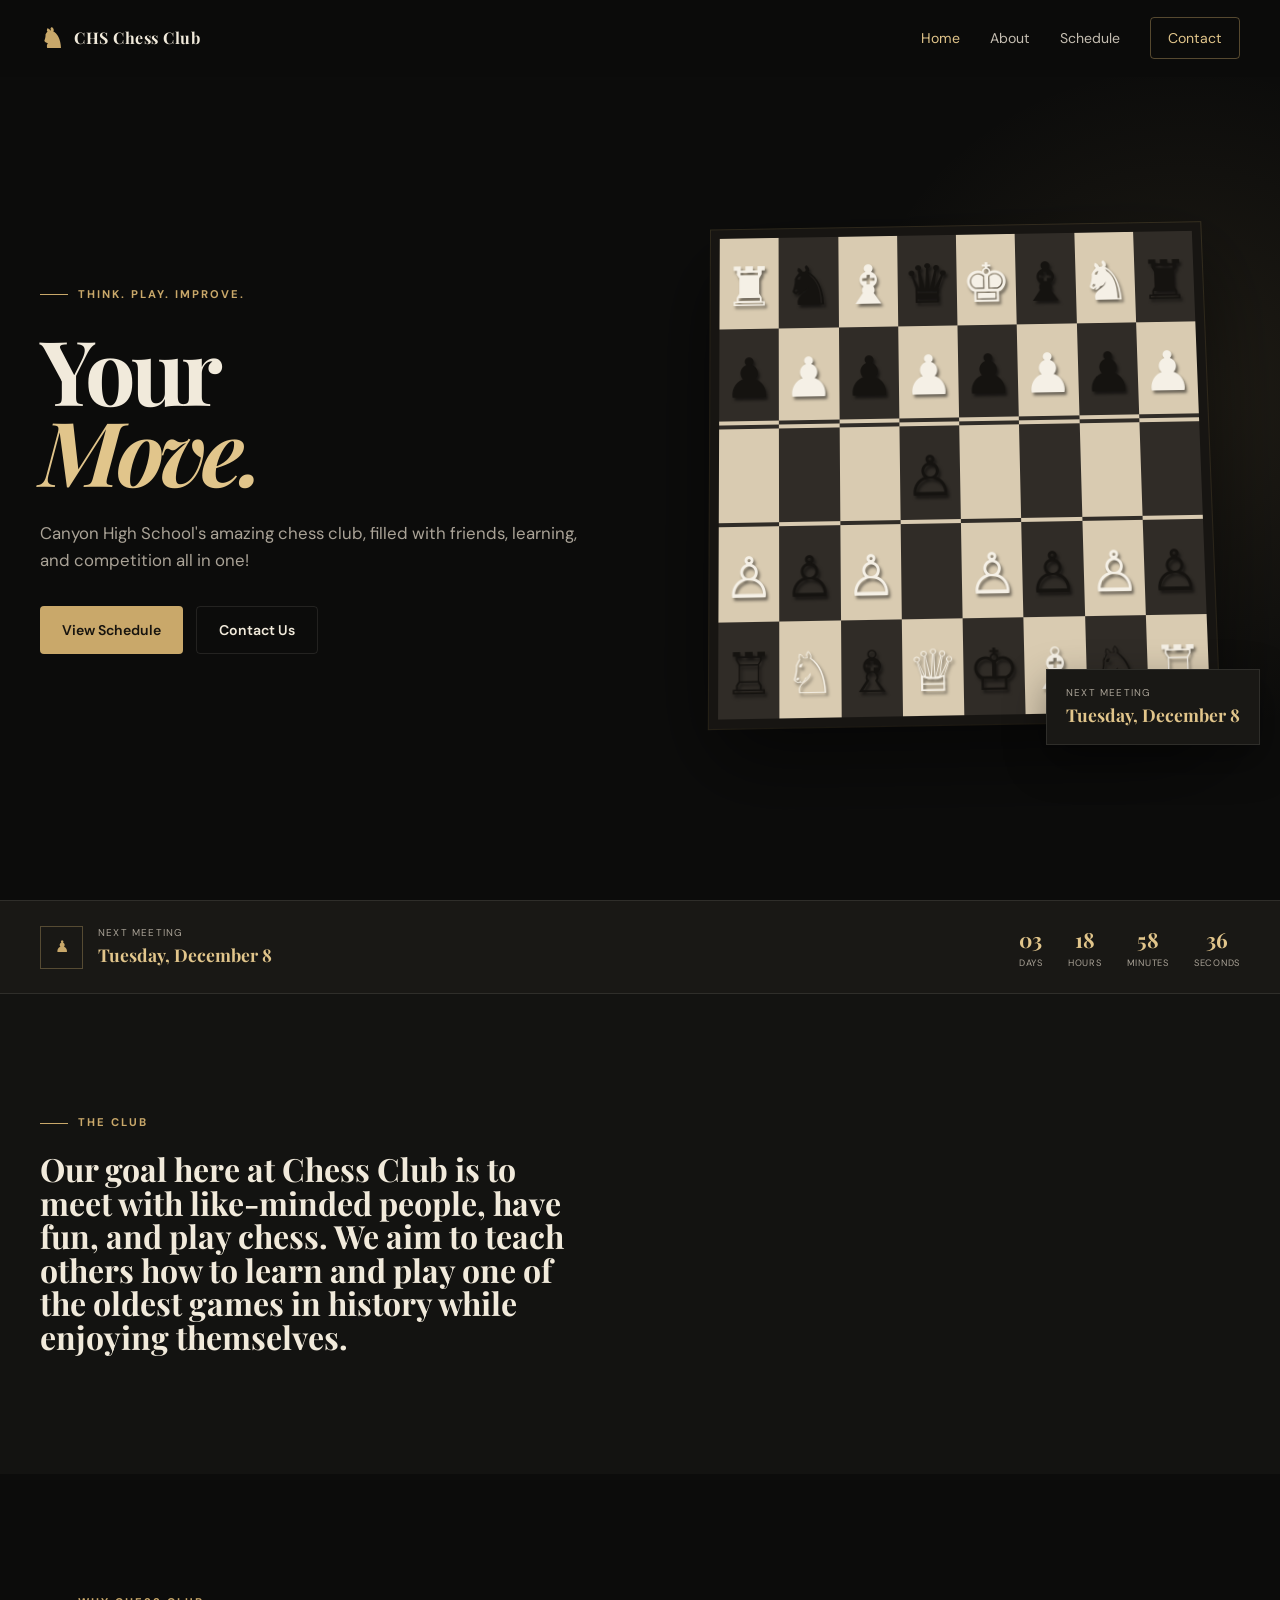
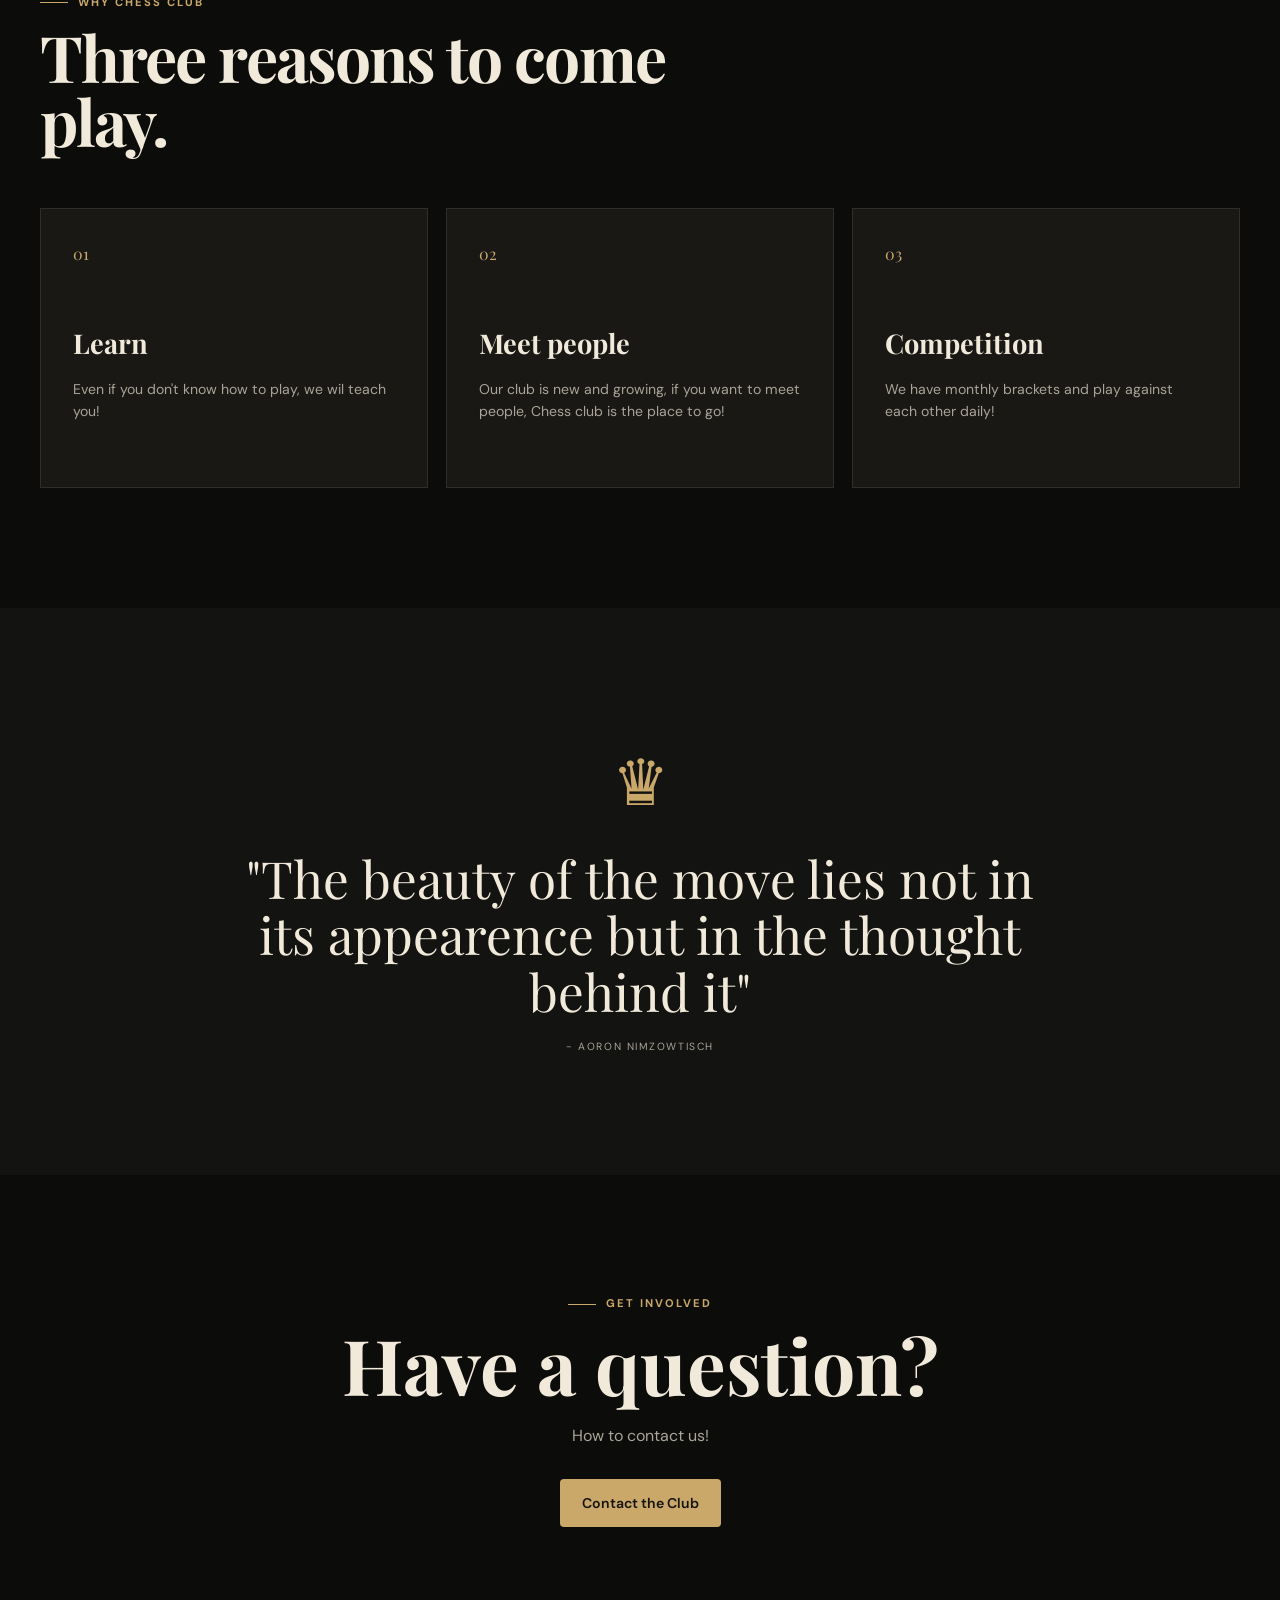
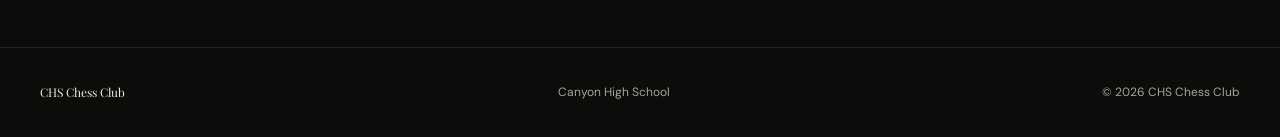
<file: index.html>
<!DOCTYPE html>
<html lang="en">
<head>
    <meta charset="UTF-8">
    <meta name="viewport" content="width=device-width, initial-scale=1.0">
    <title>Chess Club | Home</title>
    <meta name="description" content="PLACEHOLDER: Chess club website description.">
    <link rel="preconnect" href="https://fonts.googleapis.com">
    <link rel="preconnect" href="https://fonts.gstatic.com" crossorigin>
    <link href="https://fonts.googleapis.com/css2?family=DM+Sans:wght@400;500;600;700&family=Playfair+Display:wght@500;600;700;800&display=swap" rel="stylesheet">
    <link rel="stylesheet" href="css/style.css">
</head>
<body>
    <nav class="navbar">
        <div class="container nav-inner">
            <a href="index.html" class="logo"><span>♞</span> CHS Chess Club</a>
            <div class="nav-links">
                <a class="active" href="index.html">Home</a>
                <a href="about.html">About</a>
                <a href="schedule.html">Schedule</a>
                <a href="contact.html" id="header-contact-btn"class="nav-button">Contact</a>
            </div>
            <button class="mobile-menu" aria-label="Open navigation">☰</button>
        </div>
    </nav>

    <main>
        <section class="hero">
            <div class="container hero-grid">
                <div class="hero-content reveal">
                    <div class="eyebrow">Think. Play. Improve.</div>
                    <h1>Your <span>Move.</span></h1>
                    <p>Canyon High School's amazing chess club, filled with friends, learning, and competition all in one!</p>
                    <div class="hero-buttons">
                        <a href="schedule.html" class="btn btn-primary">View Schedule</a>
                        <a href="contact.html" class="btn btn-secondary">Contact Us</a>
                    </div>
                </div>

                <div class="board-wrapper reveal">
                    <div class="board">
                        <div class="square light">♜</div><div class="square dark">♞</div><div class="square light">♝</div><div class="square dark">♛</div><div class="square light">♚</div><div class="square dark">♝</div><div class="square light">♞</div><div class="square dark">♜</div>
                        <div class="square dark">♟</div><div class="square light">♟</div><div class="square dark">♟</div><div class="square light">♟</div><div class="square dark">♟</div><div class="square light">♟</div><div class="square dark">♟</div><div class="square light">♟</div>
                        <div class="square light"></div><div class="square dark"></div><div class="square light"></div><div class="square dark"></div><div class="square light"></div><div class="square dark"></div><div class="square light"></div><div class="square dark"></div>
                        <div class="square dark"></div><div class="square light"></div><div class="square dark"></div><div class="square light"></div><div class="square dark"></div><div class="square light"></div><div class="square dark"></div><div class="square light"></div>
                        <div class="square light"></div><div class="square dark"></div><div class="square light"></div><div class="square dark">♙</div><div class="square light"></div><div class="square dark"></div><div class="square light"></div><div class="square dark"></div>
                        <div class="square dark"></div><div class="square light"></div><div class="square dark"></div><div class="square light"></div><div class="square dark"></div><div class="square light"></div><div class="square dark"></div><div class="square light"></div>
                        <div class="square light">♙</div><div class="square dark">♙</div><div class="square light">♙</div><div class="square dark"></div><div class="square light">♙</div><div class="square dark">♙</div><div class="square light">♙</div><div class="square dark">♙</div>
                        <div class="square dark">♖</div><div class="square light">♘</div><div class="square dark">♗</div><div class="square light">♕</div><div class="square dark">♔</div><div class="square light">♗</div><div class="square dark">♘</div><div class="square light">♖</div>
                    </div>
                    <div class="board-label"><small>Next Meeting</small><strong id="nextMeeting">Loading...</strong></div>
                </div>
            </div>
        </section>

        <section class="meeting-bar">
            <div class="container meeting-inner">
                <div class="meeting-info">
                    <div class="meeting-icon">♟</div>
                    <div><small>Next Meeting</small><strong id="meetingDate">Loading...</strong></div>
                </div>
                <div class="countdown">
                    <div><strong id="days">00</strong><span>Days</span></div>
                    <div><strong id="hours">00</strong><span>Hours</span></div>
                    <div><strong id="minutes">00</strong><span>Minutes</span></div>
                    <div><strong id="seconds">00</strong><span>Seconds</span></div>
                </div>
            </div>
        </section>

        <section class="intro-section">
            <div class="container two-column">
                <div class="reveal">
                    <div class="eyebrow">The Club</div>
                    <h2 id="Goalh2">Our goal here at Chess Club is to meet with like-minded people, have fun, and play chess. We aim to teach others how to learn and play one of the oldest games in history while enjoying themselves.</h2>
                </div>
                
            </div>
        </section>

        <section class="features">
            <div class="container">
                <div class="section-heading reveal">
                    <div class="eyebrow">Why Chess Club</div>
                    <h2>Three reasons to come play.</h2>
                </div>
                <div class="cards">
                    <article class="card reveal"><span>01</span><h3>Learn</h3><p>Even if you don't know how to play, we wil teach you!</p></article>
                    <article class="card reveal"><span>02</span><h3>Meet people</h3><p>Our club is new and growing, if you want to meet people, Chess club is the place to go!</p></article>
                    <article class="card reveal"><span>03</span><h3>Competition</h3><p>We have monthly brackets and play against each other daily!</p></article>
                </div>
            </div>
        </section>

        <section class="quote-section">
            <div class="container reveal">
                <div class="quote-piece">♛</div>
                <blockquote>"The beauty of the move lies not in its appearence but in the thought behind it"</blockquote>
                <p>- Aoron Nimzowtisch</p>
            </div>
        </section>

        <section class="cta">
            <div class="container reveal">
                <div class="eyebrow">Get Involved</div>
                <h2>Have a question?</h2>
                <p>How to contact us!</p>
                <a href="contact.html" class="btn btn-primary">Contact the Club</a>
            </div>
        </section>
    </main>

    <footer>
        <div class="container footer-inner">
            <div class="footer-logo">CHS Chess Club</div>
            <p>Canyon High School</p>
            <p>© 2026 CHS Chess Club</p>
        </div>
    </footer>
    <script src="js/main.js"></script>
</body>
</html>
</file>
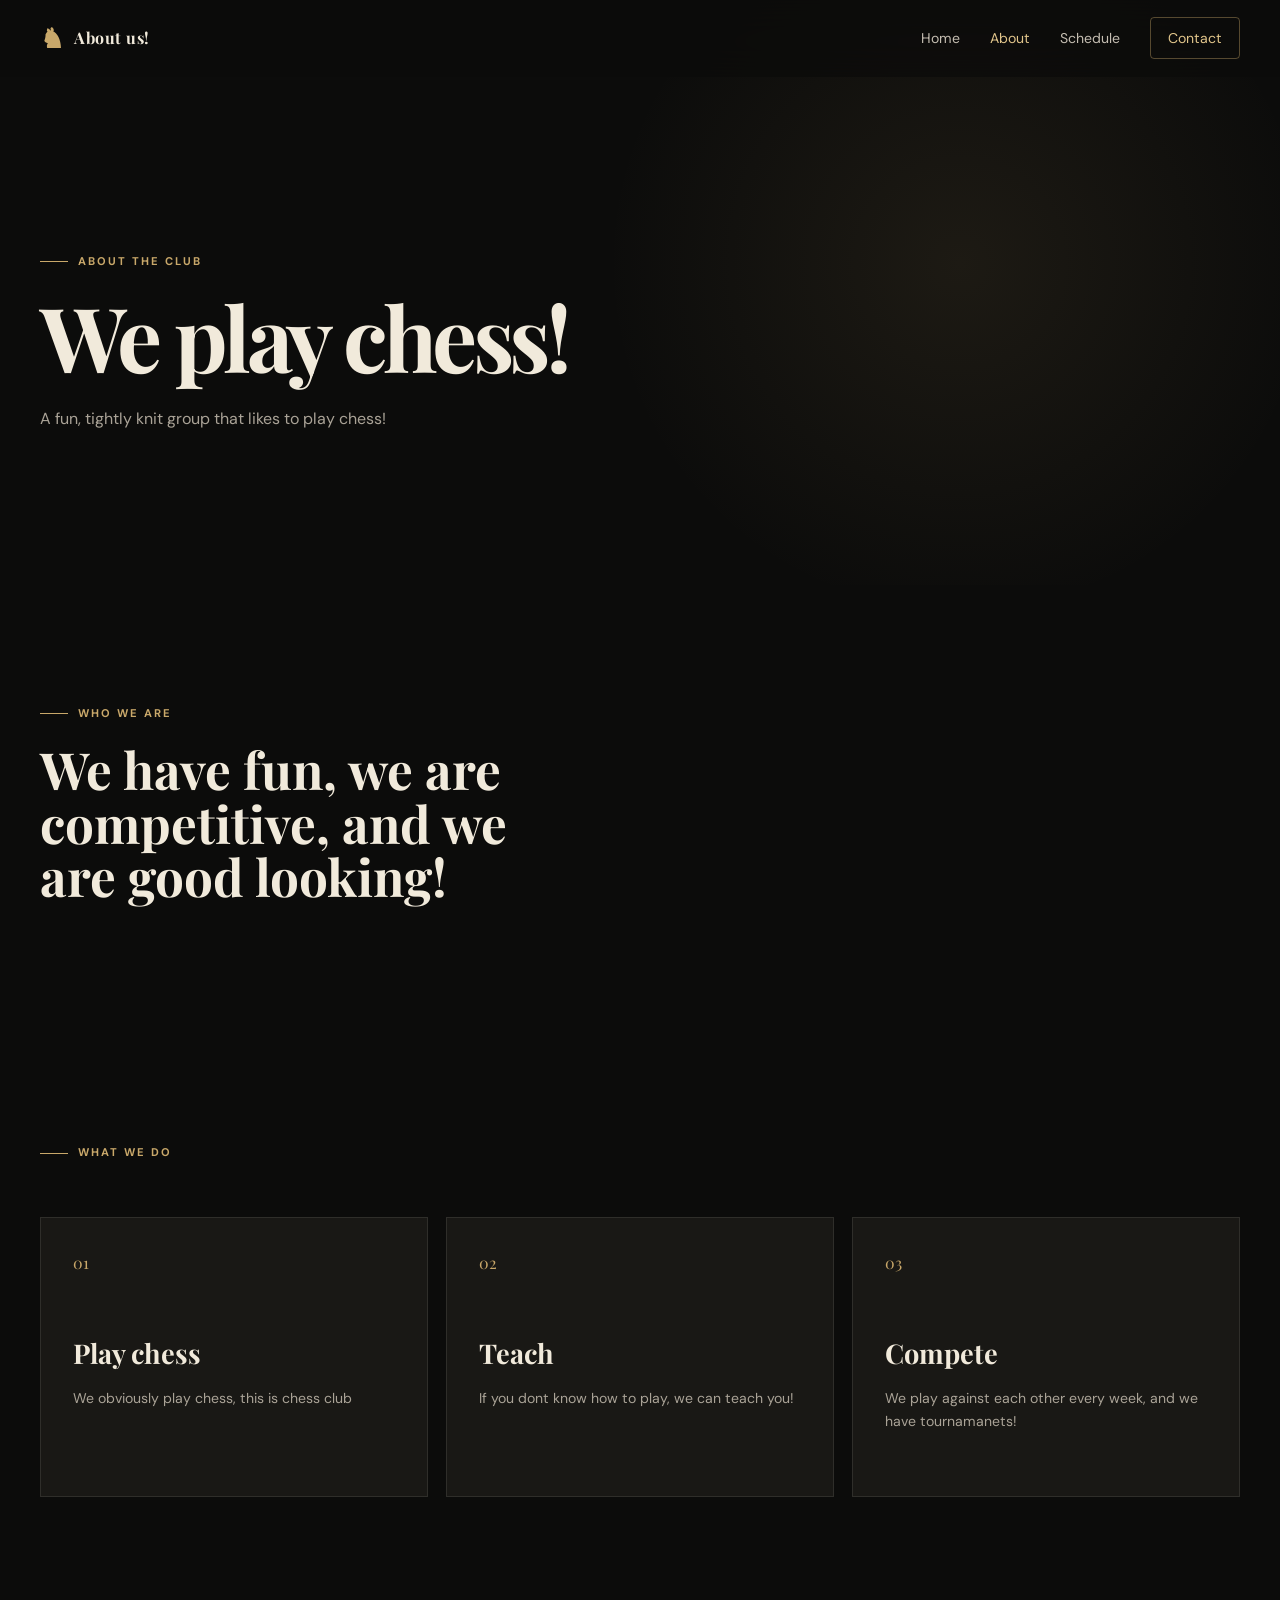
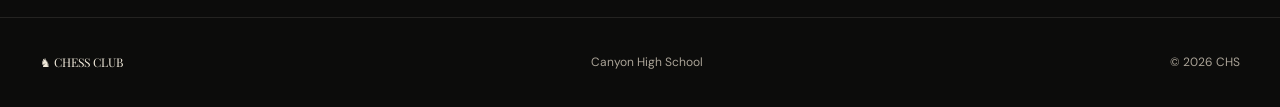
<file: about.html>
<!DOCTYPE html>
<html lang="en">
<head>
    <meta charset="UTF-8">
    <meta name="viewport" content="width=device-width, initial-scale=1.0">
    <title>Chess Club | About</title>
    <link rel="preconnect" href="https://fonts.googleapis.com">
    <link rel="preconnect" href="https://fonts.gstatic.com" crossorigin>
    <link href="https://fonts.googleapis.com/css2?family=DM+Sans:wght@400;500;600;700&family=Playfair+Display:wght@500;600;700;800&display=swap" rel="stylesheet">
    <link rel="stylesheet" href="css/style.css">
</head>
<body>
    <nav class="navbar"><div class="container nav-inner">
        <a href="index.html" class="logo"><span>♞</span>About us!</a>
        <div class="nav-links"><a href="index.html">Home</a><a class="active" href="about.html">About</a><a href="schedule.html">Schedule</a><a href="contact.html" class="nav-button">Contact</a></div>
        <button class="mobile-menu" aria-label="Open navigation">☰</button>
    </div></nav>

    <main>
        <section class="page-hero">
            <div class="container reveal">
                <div class="eyebrow">About the Club</div>
                <h1>We play chess!</h1>
                <p>A fun, tightly knit group that likes to play chess!</p>
            </div>
        </section>

        <section>
            <div class="container two-column">
                <div class="reveal"><div class="eyebrow">Who We Are</div><h2>We have fun, we are competitive, and we are good looking!</h2></div>
               
            </div>
        </section>

        <section class="features">
            <div class="container">
                <div class="section-heading reveal"><div class="eyebrow">What We Do</div><h2></h2></div>
                <div class="cards">
                    <article class="card reveal"><span>01</span><h3>Play chess</h3><p>We obviously play chess, this is chess club</p></article>
                    <article class="card reveal"><span>02</span><h3>Teach</h3><p>If you dont know how to play, we can teach you!</p></article>
                    <article class="card reveal"><span>03</span><h3>Compete</h3><p>We play against each other every week, and we have tournamanets!</p></article>
                </div>
            </div>
        </section>
    </main>

    <footer><div class="container footer-inner"><div class="footer-logo">♞ CHESS CLUB</div><p>Canyon High School</p><p>© 2026 CHS</p></div></footer>
    <script src="js/main.js"></script>
</body>
</html>
</file>
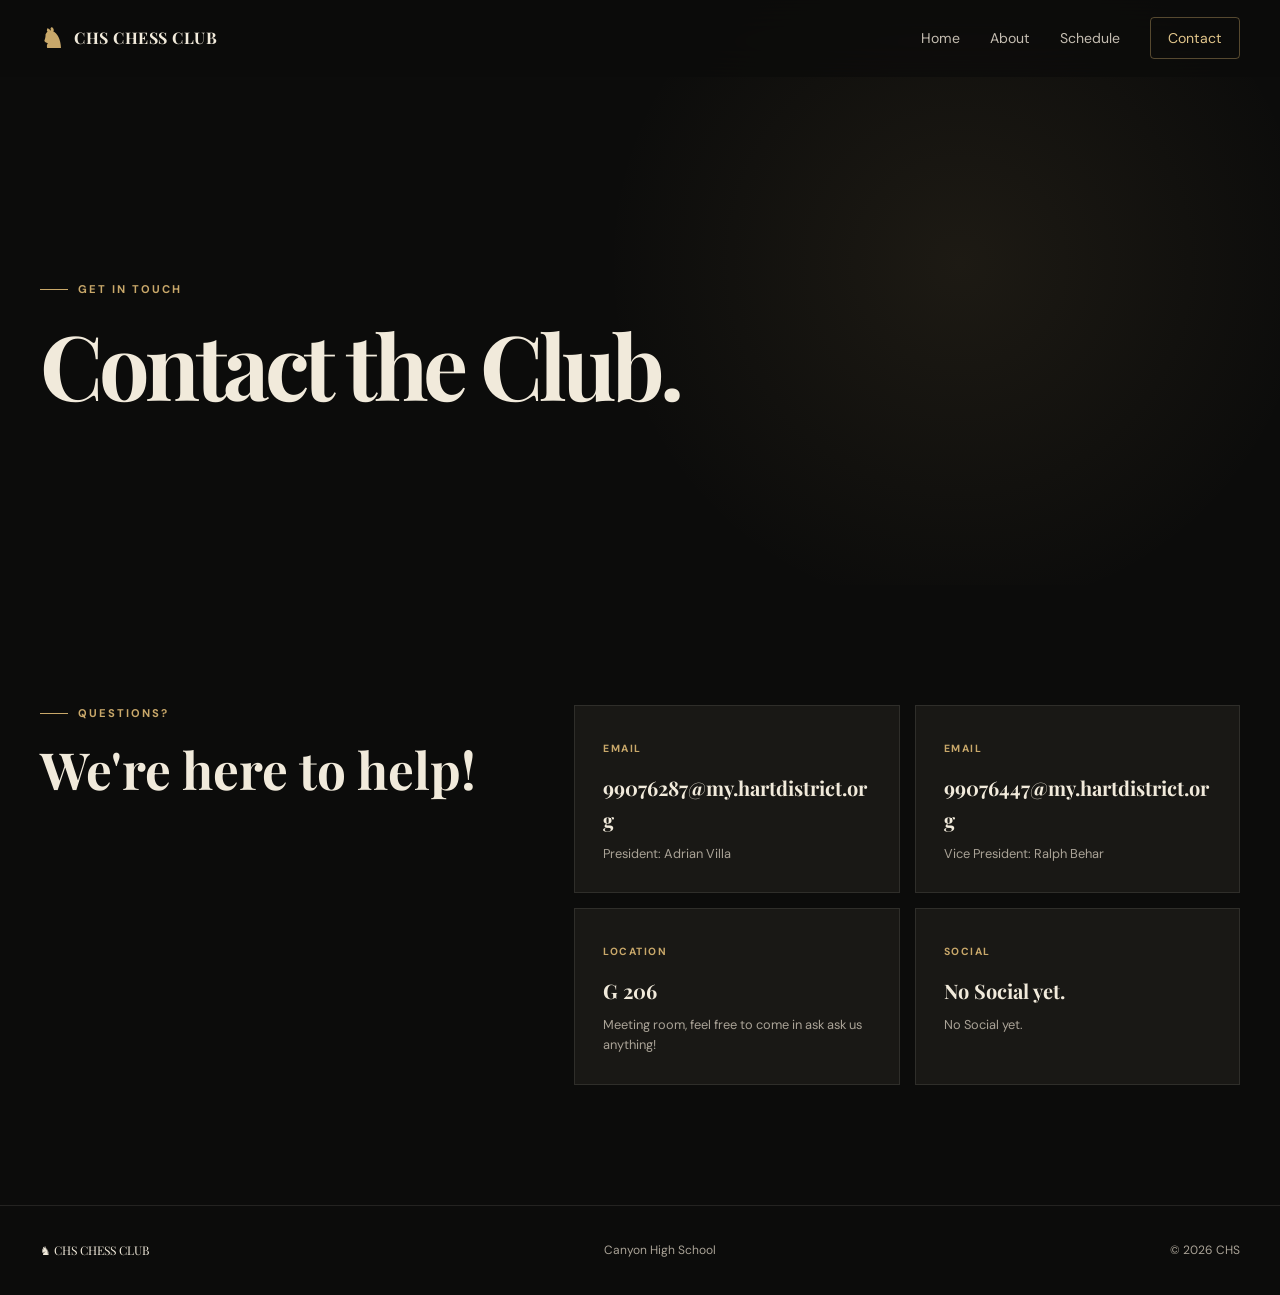
<file: contact.html>
<!DOCTYPE html>
<html lang="en">
<head>
    <meta charset="UTF-8">
    <meta name="viewport" content="width=device-width, initial-scale=1.0">
    <title>Chess Club | Contact</title>
    <link rel="preconnect" href="https://fonts.googleapis.com">
    <link rel="preconnect" href="https://fonts.gstatic.com" crossorigin>
    <link href="https://fonts.googleapis.com/css2?family=DM+Sans:wght@400;500;600;700&family=Playfair+Display:wght@500;600;700;800&display=swap" rel="stylesheet">
    <link rel="stylesheet" href="css/style.css">
</head>
<body>
    <nav class="navbar"><div class="container nav-inner">
        <a href="index.html" class="logo"><span>♞</span>CHS CHESS CLUB</a>
        <div class="nav-links"><a href="index.html">Home</a><a href="about.html">About</a><a href="schedule.html">Schedule</a><a class="nav-button active-button" href="contact.html">Contact</a></div>
        <button class="mobile-menu" aria-label="Open navigation">☰</button>
    </div></nav>

    <main>
        <section class="page-hero">
            <div class="container reveal">
                <div class="eyebrow">Get In Touch</div>
                <h1>Contact the Club.</h1>
                
            </div>
        </section>

        <section>
            <div class="container contact-grid">
                <div class="contact-intro reveal">
                    <div class="eyebrow">Questions?</div>
                    <h2>We're here to help!</h2>
                    
                </div>

                <div class="contact-list">
                    <a class="contact-card reveal" href="mailto:PLACEHOLDER@example.com">
                        <span>EMAIL</span>
                        <h3>99076287@my.hartdistrict.org</h3>
                        <p>President: Adrian Villa</p>
                    </a>

                    <a class="contact-card reveal" href="mailto:PLACEHOLDER2@example.com">
                        <span>EMAIL</span>
                        <h3>99076447@my.hartdistrict.org</h3>
                        <p> Vice President: Ralph Behar </p>
                    </a>

                    <div class="contact-card reveal">
                        <span>LOCATION</span>
                        <h3>G 206</h3>
                        <p>Meeting room, feel free to come in ask ask us anything!</p>
                    </div>

                    <div class="contact-card reveal">
                        <span>SOCIAL</span>
                        <h3>No Social yet.</h3>
                        <p>No Social yet.</p>
                    </div>
                </div>
            </div>
        </section>
    </main>

    <footer><div class="container footer-inner"><div class="footer-logo">♞ CHS CHESS CLUB</div><p>Canyon High School</p><p>© 2026 CHS</p></div></footer>
    <script src="js/main.js"></script>
</body>
</html>
</file>
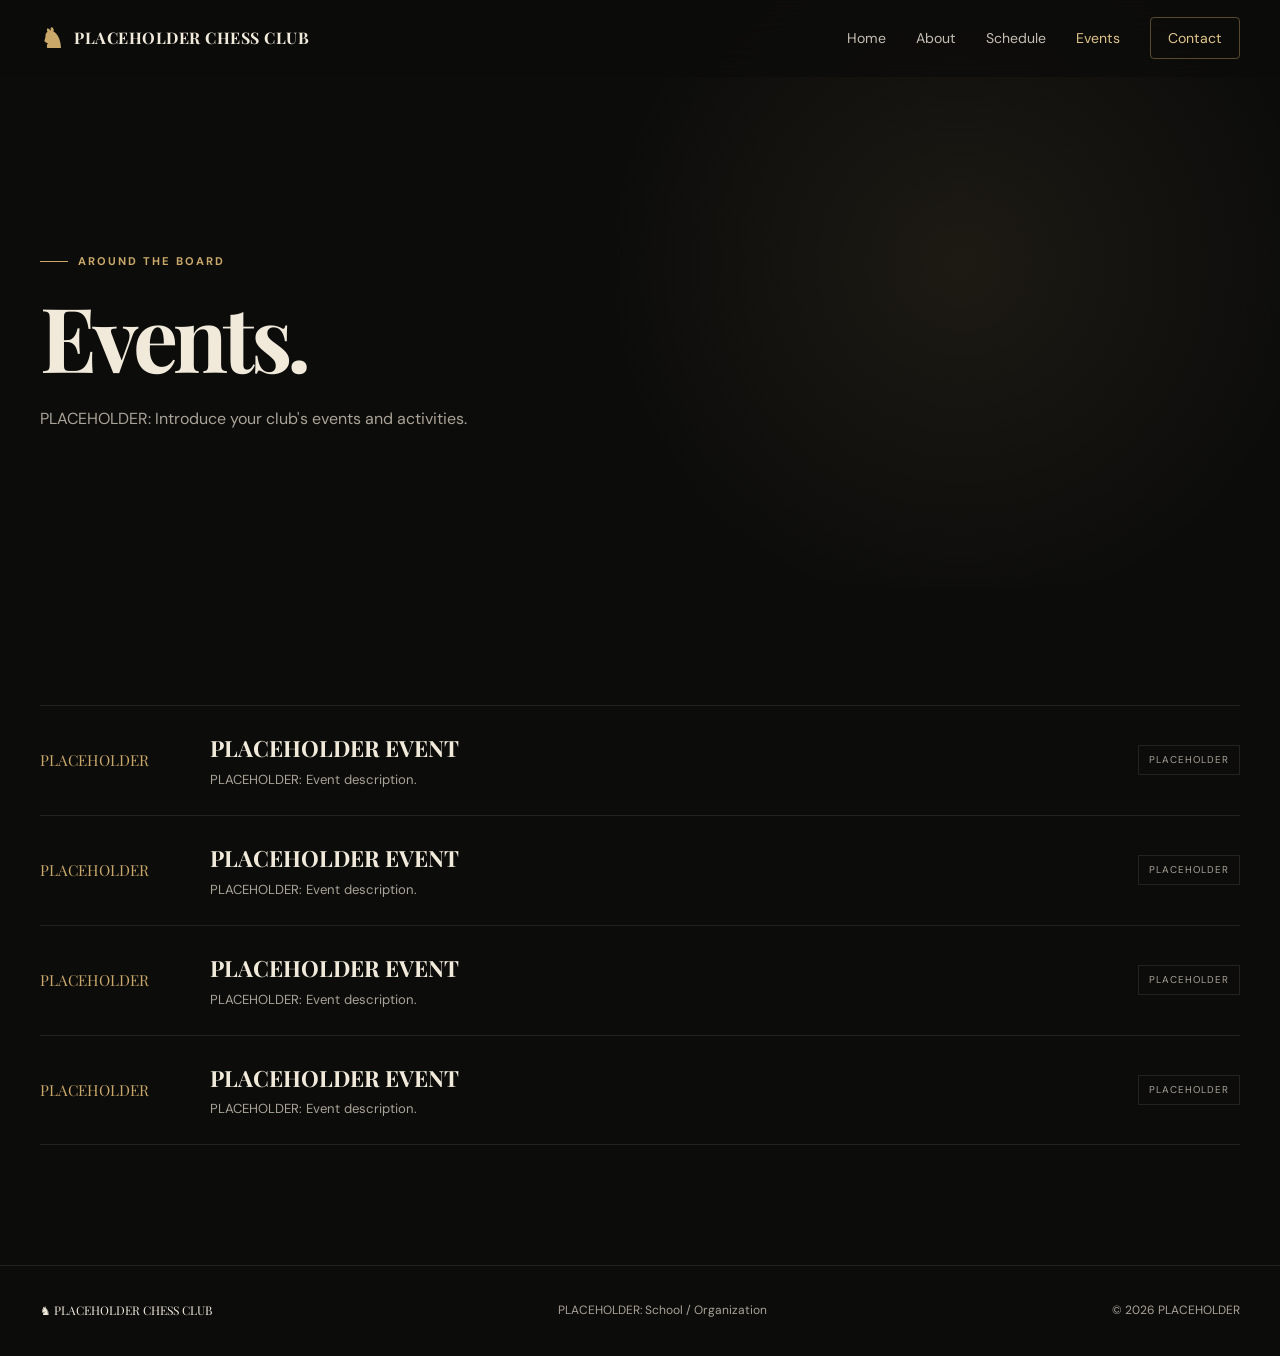
<file: events.html>
<!DOCTYPE html>
<html lang="en">
<head>
    <meta charset="UTF-8">
    <meta name="viewport" content="width=device-width, initial-scale=1.0">
    <title>Chess Club | Events</title>
    <link rel="preconnect" href="https://fonts.googleapis.com">
    <link rel="preconnect" href="https://fonts.gstatic.com" crossorigin>
    <link href="https://fonts.googleapis.com/css2?family=DM+Sans:wght@400;500;600;700&display=swap" rel="stylesheet">
    <link href="https://fonts.googleapis.com/css2?family=Playfair+Display:wght@500;600;700;800&display=swap" rel="stylesheet">
    <link rel="stylesheet" href="css/style.css">
</head>
<body>
    <nav class="navbar"><div class="container nav-inner">
        <a href="index.html" class="logo"><span>♞</span> PLACEHOLDER CHESS CLUB</a>
        <div class="nav-links"><a href="index.html">Home</a><a href="about.html">About</a><a href="schedule.html">Schedule</a><a class="active" href="events.html">Events</a><a href="contact.html" class="nav-button">Contact</a></div>
        <button class="mobile-menu" aria-label="Open navigation">☰</button>
    </div></nav>

    <main>
        <section class="page-hero">
            <div class="container reveal">
                <div class="eyebrow">Around the Board</div>
                <h1>Events.</h1>
                <p>PLACEHOLDER: Introduce your club's events and activities.</p>
            </div>
        </section>

        <section>
            <div class="container">
                <div class="events">
                    <article class="event reveal"><div class="event-date">PLACEHOLDER</div><div><h3>PLACEHOLDER EVENT</h3><p>PLACEHOLDER: Event description.</p></div><span>PLACEHOLDER</span></article>
                    <article class="event reveal"><div class="event-date">PLACEHOLDER</div><div><h3>PLACEHOLDER EVENT</h3><p>PLACEHOLDER: Event description.</p></div><span>PLACEHOLDER</span></article>
                    <article class="event reveal"><div class="event-date">PLACEHOLDER</div><div><h3>PLACEHOLDER EVENT</h3><p>PLACEHOLDER: Event description.</p></div><span>PLACEHOLDER</span></article>
                    <article class="event reveal"><div class="event-date">PLACEHOLDER</div><div><h3>PLACEHOLDER EVENT</h3><p>PLACEHOLDER: Event description.</p></div><span>PLACEHOLDER</span></article>
                </div>
            </div>
        </section>
    </main>

    <footer><div class="container footer-inner"><div class="footer-logo">♞ PLACEHOLDER CHESS CLUB</div><p>PLACEHOLDER: School / Organization</p><p>© 2026 PLACEHOLDER</p></div></footer>
    <script src="js/main.js"></script>
</body>
</html>
</file>
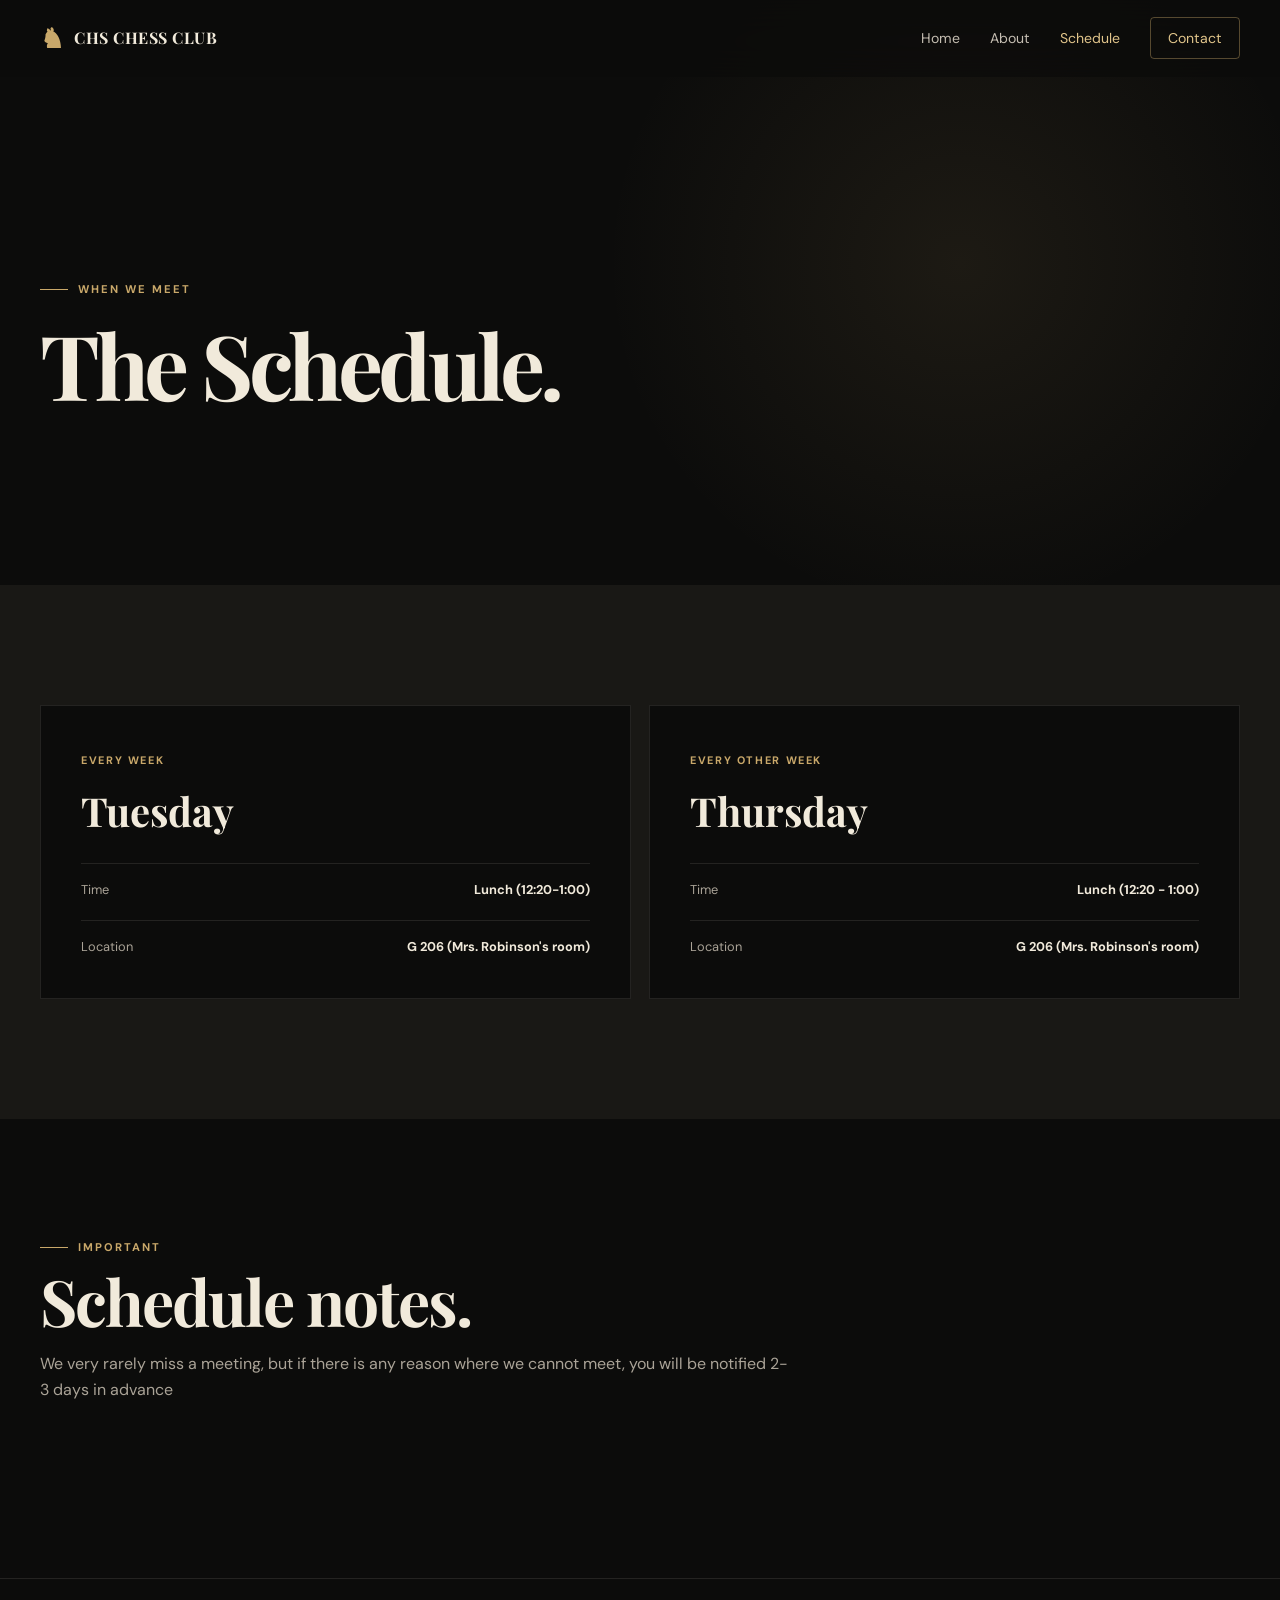
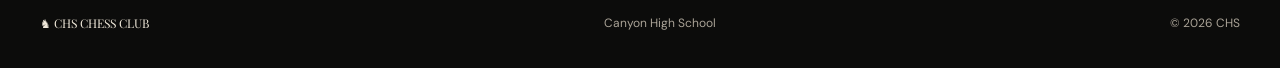
<file: schedule.html>
<!DOCTYPE html>
<html lang="en">
<head>
    <meta charset="UTF-8">
    <meta name="viewport" content="width=device-width, initial-scale=1.0">
    <title>Chess Club | Schedule</title>
    <link rel="preconnect" href="https://fonts.googleapis.com">
    <link rel="preconnect" href="https://fonts.gstatic.com" crossorigin>
    <link href="https://fonts.googleapis.com/css2?family=DM+Sans:wght@400;500;600;700&family=Playfair+Display:wght@500;600;700;800&display=swap" rel="stylesheet">
    <link rel="stylesheet" href="css/style.css">
</head>
<body>
    <nav class="navbar"><div class="container nav-inner">
        <a href="index.html" class="logo"><span>♞</span> CHS CHESS CLUB</a>
        <div class="nav-links"><a href="index.html">Home</a><a href="about.html">About</a><a class="active" href="schedule.html">Schedule</a><a href="contact.html" class="nav-button">Contact</a></div>
        <button class="mobile-menu" aria-label="Open navigation">☰</button>
    </div></nav>

    <main>
        <section class="page-hero">
            <div class="container reveal">
                <div class="eyebrow">When We Meet</div>
                <h1>The Schedule.</h1>
               
            </div>
        </section>

        <section class="schedule-section">
            <div class="container">
                <div class="schedule-grid">
                    <article class="schedule-card reveal">
                        <span>EVERY WEEK</span>
                        <h2>Tuesday</h2>
                        <p></p>
                        <div><span>Time</span><strong>Lunch (12:20-1:00)</strong></div>
                        <div><span>Location</span><strong>G 206 (Mrs. Robinson's room)</strong></div>
                    </article>
                    <article class="schedule-card reveal">
                        <span>EVERY OTHER WEEK</span>
                        <h2>Thursday</h2>
                        <div><span>Time</span><strong>Lunch (12:20 - 1:00)</strong></div>
                        <div><span>Location</span><strong>G 206 (Mrs. Robinson's room)</strong></div>
                    </article>
                </div>
            </div>
        </section>

        <section>
            <div class="container reveal">
                <div class="section-heading"><div class="eyebrow">Important</div><h2> Schedule notes.</h2><p>We very rarely miss a meeting, but if there is any reason where we cannot meet, you will be notified 2-3 days in advance</p></div>
            </div>
        </section>
    </main>

    <footer><div class="container footer-inner"><div class="footer-logo">♞ CHS CHESS CLUB</div><p>Canyon High School</p><p>© 2026 CHS</p></div></footer>
    <script src="js/main.js"></script>
</body>
</html>
</file>
<file: css/style.css>
:root {
    --bg: #0c0c0b;
    --bg-light: #131311;
    --surface: #191815;
    --ivory: #f1eadb;
    --muted: #aaa397;
    --gold: #c9a86a;
    --gold-light: #e1c58b;
    --dark-square: #302c27;
    --light-square: #d9cbb1;
    --border: rgba(241, 234, 219, 0.1);
    --max-width: 1200px;
}

* { margin: 0; padding: 0; box-sizing: border-box; }
html { scroll-behavior: smooth; }
body { background: var(--bg); color: var(--ivory); font-family: "DM Sans", sans-serif; line-height: 1.6; overflow-x: hidden; }
a { color: inherit; text-decoration: none; }
button { font: inherit; }
.container { width: min(var(--max-width), calc(100% - 40px)); margin: auto; }

.navbar {
    position: fixed; inset: 0 0 auto 0; z-index: 100;
    background: rgba(12,12,11,.78); backdrop-filter: blur(18px);
    border-bottom: 1px solid transparent; transition: .3s;
}

#Goalh2 {
    font-size: xx-large;
}
.navbar.scrolled { border-color: var(--border); }
.nav-inner { height: 76px; display: flex; align-items: center; justify-content: space-between; }
.logo { display: flex; align-items: center; gap: 10px; font-family: "Playfair Display", serif; font-weight: 700; letter-spacing: .03em; }
.logo span { color: var(--gold); font-size: 1.7rem; }
.nav-links { display: flex; align-items: center; gap: 30px; color: #c5beb2; font-size: .88rem; }
.nav-links a { transition: .2s; }
.nav-links a:hover, .nav-links a.active { color: var(--gold-light); }
.nav-button { padding: 9px 17px; border: 1px solid rgba(201,168,106,.4); border-radius: 4px; color: var(--gold-light); }
.mobile-menu { display: none; background: none; border: 0; color: var(--ivory); font-size: 1.5rem; cursor: pointer; }

.hero { min-height: 100vh; padding: 140px 0 100px; display: flex; align-items: center; position: relative; }
.hero:before { content:""; position:absolute; width:700px; height:700px; right:-250px; top:50px; background:radial-gradient(circle,rgba(201,168,106,.1),transparent 68%); pointer-events:none; }
.hero-grid { display:grid; grid-template-columns:1fr 1fr; align-items:center; gap:80px; }
.eyebrow { display:flex; align-items:center; gap:10px; color:var(--gold); text-transform:uppercase; letter-spacing:.18em; font-size:.7rem; font-weight:700; }
.eyebrow:before { content:""; width:28px; height:1px; background:var(--gold); }
.hero h1, .page-hero h1 { margin-top:25px; font-family:"Playfair Display",serif; font-size:clamp(4rem,7vw,7rem); line-height:.9; letter-spacing:-.05em; }
.hero h1 span { display:block; color:var(--gold-light); font-style:italic; }
.hero-content > p, .page-hero p { max-width:540px; margin-top:30px; color:var(--muted); font-size:1.05rem; }
.hero-buttons { display:flex; gap:13px; margin-top:32px; }
.btn { display:inline-flex; align-items:center; justify-content:center; min-height:48px; padding:0 22px; border-radius:4px; font-size:.88rem; font-weight:600; transition:.25s; }
.btn-primary { background:var(--gold); color:#17140f; }
.btn-primary:hover { background:var(--gold-light); transform:translateY(-2px); }
.btn-secondary { border:1px solid var(--border); }
.btn-secondary:hover { border-color:rgba(201,168,106,.5); color:var(--gold-light); }

.board-wrapper { position:relative; display:flex; justify-content:center; }
.board { width:min(500px,90vw); aspect-ratio:1; display:grid; grid-template-columns:repeat(8,1fr); border:9px solid #171512; box-shadow:0 35px 80px rgba(0,0,0,.55),0 0 0 1px rgba(201,168,106,.2); transform:perspective(1000px) rotateX(5deg) rotateZ(-1deg); animation:boardFloat 6s ease-in-out infinite; }
.square { display:flex; align-items:center; justify-content:center; font-family:"Playfair Display",serif; font-size:clamp(1.7rem,5vw,3.5rem); user-select:none; }
.square.light { background:var(--light-square); color:#f5f0e6; text-shadow:2px 3px 3px rgba(0,0,0,.5); }
.square.dark { background:var(--dark-square); color:#151310; text-shadow:2px 3px 3px rgba(0,0,0,.5); }
.board-label { position:absolute; right:-20px; bottom:-25px; padding:15px 19px; background:var(--surface); border:1px solid var(--border); box-shadow:0 15px 40px rgba(0,0,0,.4); }
.board-label small, .meeting-info small { display:block; color:var(--muted); text-transform:uppercase; letter-spacing:.12em; font-size:.62rem; }
.board-label strong, .meeting-info strong { display:block; color:var(--gold-light); font-family:"Playfair Display",serif; font-size:1.1rem; }
@keyframes boardFloat { 0%,100% { transform:perspective(1000px) rotateX(5deg) rotateZ(-1deg) translateY(0); } 50% { transform:perspective(1000px) rotateX(5deg) rotateZ(-1deg) translateY(-8px); } }
#header-contact-btn:hover {
    margin-bottom: 7px;
    border-color: gold;
}
.meeting-bar { padding:22px 0; background:var(--surface); border-top:1px solid var(--border); border-bottom:1px solid var(--border); }
.meeting-inner { display:flex; align-items:center; justify-content:space-between; gap:25px; }
.meeting-info { display:flex; align-items:center; gap:15px; }
.meeting-icon { width:43px; height:43px; display:grid; place-items:center; border:1px solid rgba(201,168,106,.35); color:var(--gold); }
.countdown {
    display:flex; 
    gap:25px; 
    text-align:center;
}
.countdown strong { display:block; color:var(--gold-light); font-family:"Playfair Display",serif; font-size:1.3rem; }
.countdown span { display:block; color:var(--muted); text-transform:uppercase; letter-spacing:.08em; font-size:.58rem; }

section { padding:120px 0; }
.intro-section, .quote-section { background:var(--bg-light); }
.two-column { display:grid; grid-template-columns:1fr 1fr; gap:100px; align-items:center; }
.two-column h2, .contact-intro h2 { margin-top:20px; font-family:"Playfair Display",serif; font-size:clamp(2.5rem,4vw,4rem); line-height:1.05; }
.muted { color:var(--muted); }
.muted p + p { margin-top:20px; }
.section-heading { max-width:750px; margin-bottom:55px; }
.section-heading h2 { margin-top:13px; font-family:"Playfair Display",serif; font-size:clamp(2.7rem,5vw,4.4rem); line-height:1; letter-spacing:-.03em; }
.section-heading p { margin-top:18px; color:var(--muted); }

.cards { display:grid; grid-template-columns:repeat(3,1fr); gap:18px; }
.card { min-height:280px; padding:32px; background:var(--surface); border:1px solid var(--border); transition:.3s; }
.card:hover { transform:translateY(-7px); border-color:rgba(201,168,106,.35); }
.card > span { color:var(--gold); font-family:"Playfair Display",serif; }
.card h3 { margin-top:55px; font-family:"Playfair Display",serif; font-size:1.7rem; }
.card p { margin-top:12px; color:var(--muted); font-size:.88rem; }

.page-hero { min-height:65vh; padding:190px 0 90px; display:flex; align-items:center; background:radial-gradient(circle at 75% 45%,rgba(201,168,106,.09),transparent 35%); }
.page-hero h1 { max-width:900px; font-size:clamp(3.7rem,7vw,6.5rem); }
.page-hero p { font-size:1rem; }

.schedule-section { background:var(--surface); }
.schedule-grid { display:grid; grid-template-columns:1fr 1fr; gap:18px; }
.schedule-card { padding:40px; background:var(--bg); border:1px solid var(--border); }
.schedule-card > span { color:var(--gold); font-size:.68rem; font-weight:700; letter-spacing:.15em; }
.schedule-card h2 { margin-top:7px; font-family:"Playfair Display",serif; font-size:2.5rem; }
.schedule-card > p { margin-top:12px; color:var(--muted); }
.schedule-card > div { display:flex; justify-content:space-between; padding-top:16px; margin-top:20px; border-top:1px solid var(--border); color:var(--muted); font-size:.8rem; }
.schedule-card strong { color:var(--ivory); }

.events { display:grid; }
.event { display:grid; grid-template-columns:140px 1fr auto; gap:30px; align-items:center; padding:25px 0; border-top:1px solid var(--border); }
.event:last-child { border-bottom:1px solid var(--border); }
.event-date { color:var(--gold); font-family:"Playfair Display",serif; font-size:.95rem; }
.event h3 { font-family:"Playfair Display",serif; font-size:1.4rem; }
.event p { margin-top:2px; color:var(--muted); font-size:.82rem; }
.event > span { padding:6px 10px; border:1px solid var(--border); color:var(--muted); font-size:.62rem; letter-spacing:.1em; }

.quote-section { text-align:center; }
.quote-piece { color:var(--gold); font-family:"Playfair Display",serif; font-size:4rem; }
blockquote { max-width:850px; margin:20px auto; font-family:"Playfair Display",serif; font-size:clamp(2rem,4vw,3.5rem); line-height:1.1; }
.quote-section p { color:var(--muted); text-transform:uppercase; letter-spacing:.15em; font-size:.65rem; }

.cta { text-align:center; }
.cta .eyebrow { justify-content:center; }
.cta h2 { margin-top:15px; font-family:"Playfair Display",serif; font-size:clamp(3rem,6vw,5.5rem); line-height:.95; }
.cta p { max-width:500px; margin:22px auto 30px; color:var(--muted); }

.contact-grid { display:grid; grid-template-columns:.8fr 1.2fr; gap:90px; align-items:start; }
.contact-list { display:grid; grid-template-columns:1fr 1fr; gap:15px; }
.contact-card { padding:28px; background:var(--surface); border:1px solid var(--border); transition:.3s; }
.contact-card:hover { transform:translateY(-5px); border-color:rgba(201,168,106,.35); }
.contact-card > span { color:var(--gold); font-size:.65rem; letter-spacing:.15em; font-weight:700; }
.contact-card h3 { margin-top:12px; font-family:"Playfair Display",serif; font-size:1.25rem; word-break:break-word; }
.contact-card p { margin-top:8px; color:var(--muted); font-size:.8rem; }

footer { padding:35px 0; border-top:1px solid var(--border); }
.footer-inner { display:flex; justify-content:space-between; align-items:center; color:var(--muted); font-size:.75rem; }
.footer-logo { color:var(--ivory); font-family:"Playfair Display",serif; }

.reveal { opacity:0; transform:translateY(25px); transition:opacity .7s ease,transform .7s ease; }
.reveal.visible { opacity:1; transform:translateY(0); }

@media(max-width:900px) {
    .hero-grid,.two-column,.contact-grid { grid-template-columns:1fr; }
    .hero { padding-top:130px; }
    .board-wrapper { order:-1; }
    .cards,.schedule-grid { grid-template-columns:1fr; }
    .nav-links { display:none; }
    .mobile-menu { display:block; }
    .contact-list { grid-template-columns:1fr; }
}
@media(max-width:600px) {
    .container { width:min(100% - 28px,var(--max-width)); }
    section { padding:85px 0; }
    .hero h1 { font-size:4rem; }
    .hero-buttons { flex-direction:column; }
    .btn { width:100%; }
    .meeting-inner { align-items:flex-start; flex-direction:column; }
    .countdown { width:100%; justify-content:space-between; }
    .event { grid-template-columns:1fr; gap:8px; }
    .event > span { width:fit-content; }
    .footer-inner { flex-direction:column; gap:10px; text-align:center; }
    .board-label { right:-5px; bottom:-25px; }
}
</file>
